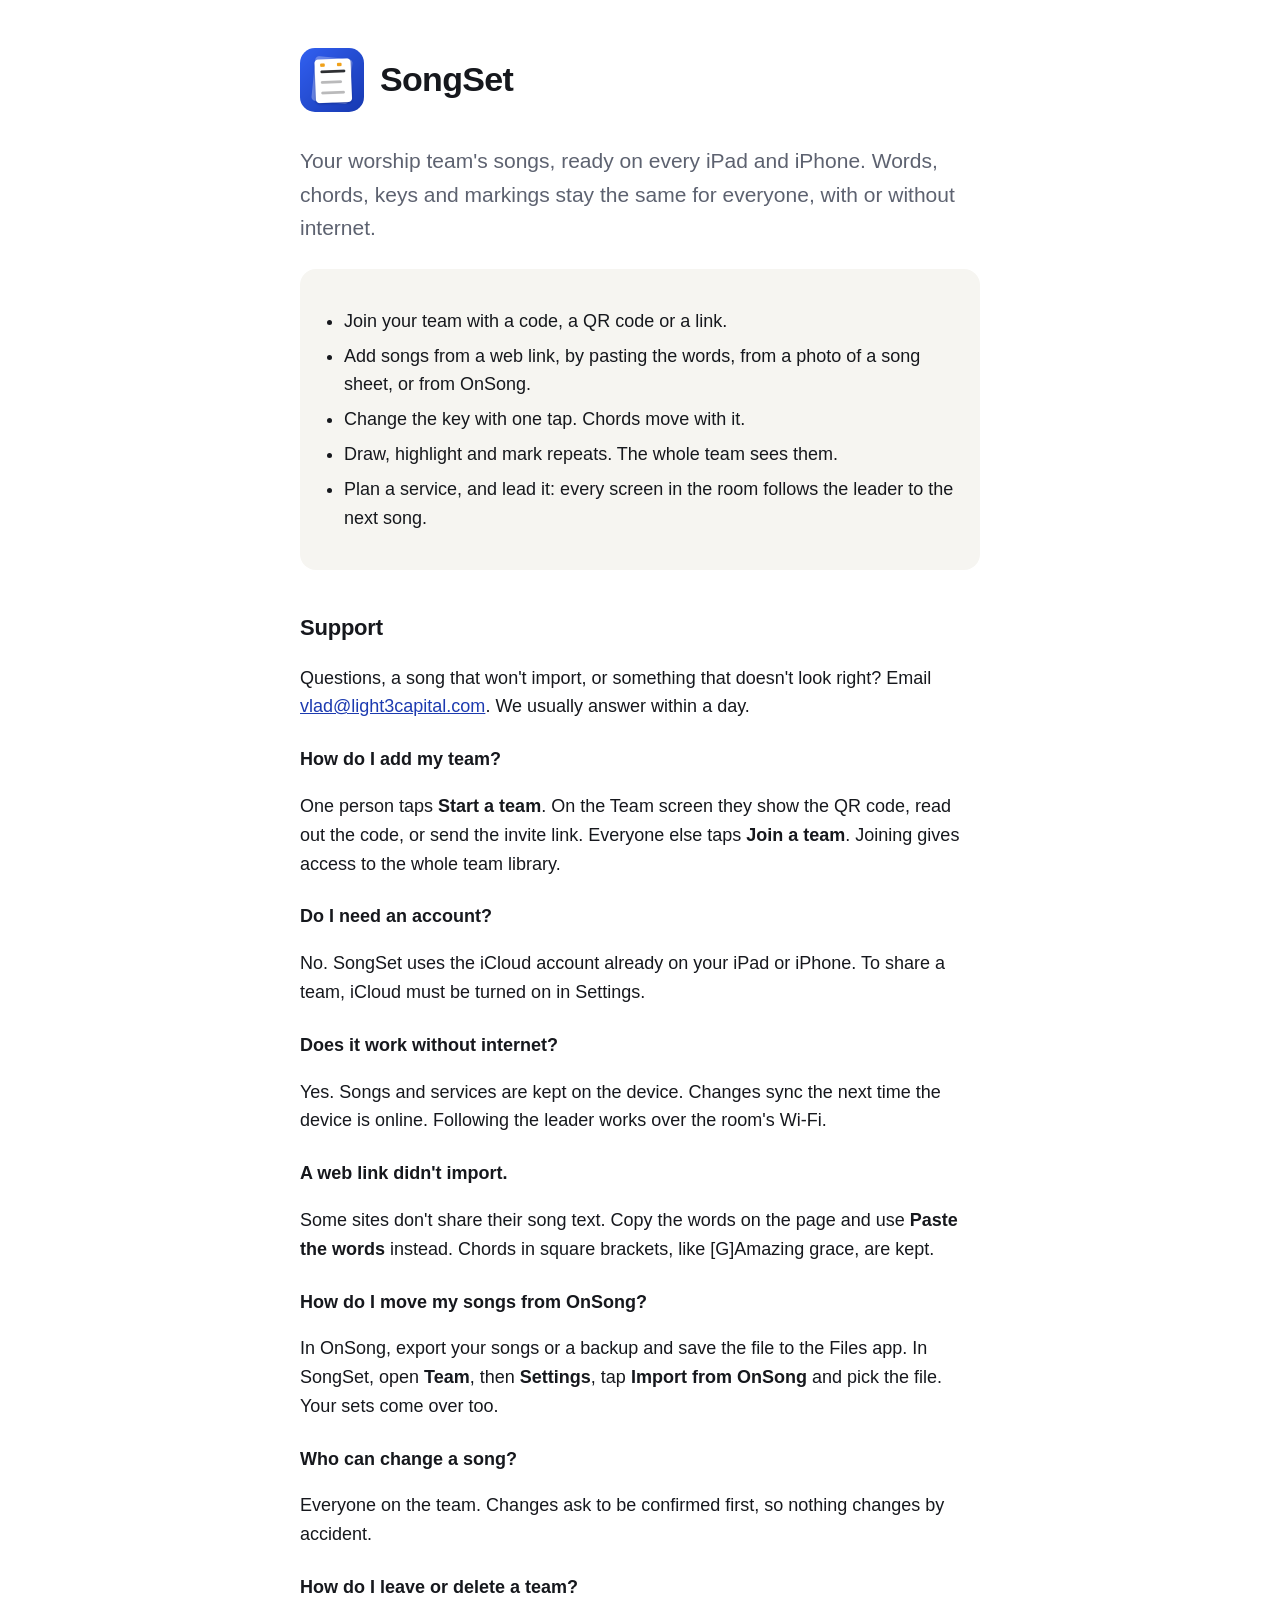
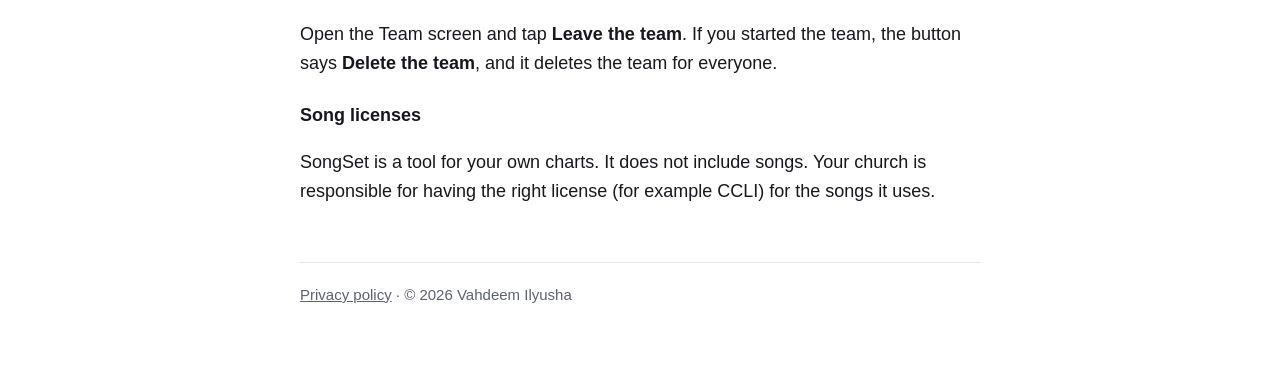
<file: index.html>
<!doctype html>
<html lang="en">
<head>
<meta charset="utf-8">
<meta name="viewport" content="width=device-width, initial-scale=1">
<title>SongSet</title>
<meta name="description" content="SongSet keeps your worship team's song charts, services and markings together on every iPad and iPhone.">
<link rel="icon" href="icon.png">
<link rel="apple-touch-icon" href="icon.png">
<link rel="stylesheet" href="style.css">
</head>
<body>
<main>
  <header>
    <img src="icon.png" alt="">
    <h1>SongSet</h1>
  </header>

  <p class="lead">Your worship team's songs, ready on every iPad and iPhone. Words, chords, keys and markings stay the same for everyone, with or without internet.</p>

  <div class="card">
    <ul>
      <li>Join your team with a code, a QR code or a link.</li>
      <li>Add songs from a web link, by pasting the words, from a photo of a song sheet, or from OnSong.</li>
      <li>Change the key with one tap. Chords move with it.</li>
      <li>Draw, highlight and mark repeats. The whole team sees them.</li>
      <li>Plan a service, and lead it: every screen in the room follows the leader to the next song.</li>
    </ul>
  </div>

  <h2 id="support">Support</h2>
  <p>Questions, a song that won't import, or something that doesn't look right? Email <a href="mailto:vlad@light3capital.com?subject=SongSet">vlad@light3capital.com</a>. We usually answer within a day.</p>

  <h3>How do I add my team?</h3>
  <p>One person taps <strong>Start a team</strong>. On the Team screen they show the QR code, read out the code, or send the invite link. Everyone else taps <strong>Join a team</strong>. Joining gives access to the whole team library.</p>

  <h3>Do I need an account?</h3>
  <p>No. SongSet uses the iCloud account already on your iPad or iPhone. To share a team, iCloud must be turned on in Settings.</p>

  <h3>Does it work without internet?</h3>
  <p>Yes. Songs and services are kept on the device. Changes sync the next time the device is online. Following the leader works over the room's Wi-Fi.</p>

  <h3>A web link didn't import.</h3>
  <p>Some sites don't share their song text. Copy the words on the page and use <strong>Paste the words</strong> instead. Chords in square brackets, like [G]Amazing grace, are kept.</p>

  <h3>How do I move my songs from OnSong?</h3>
  <p>In OnSong, export your songs or a backup and save the file to the Files app. In SongSet, open <strong>Team</strong>, then <strong>Settings</strong>, tap <strong>Import from OnSong</strong> and pick the file. Your sets come over too.</p>

  <h3>Who can change a song?</h3>
  <p>Everyone on the team. Changes ask to be confirmed first, so nothing changes by accident.</p>

  <h3>How do I leave or delete a team?</h3>
  <p>Open the Team screen and tap <strong>Leave the team</strong>. If you started the team, the button says <strong>Delete the team</strong>, and it deletes the team for everyone.</p>

  <h3>Song licenses</h3>
  <p>SongSet is a tool for your own charts. It does not include songs. Your church is responsible for having the right license (for example CCLI) for the songs it uses.</p>

  <footer>
    <a href="privacy.html">Privacy policy</a> · © 2026 Vahdeem Ilyusha
  </footer>
</main>
</body>
</html>
</file>
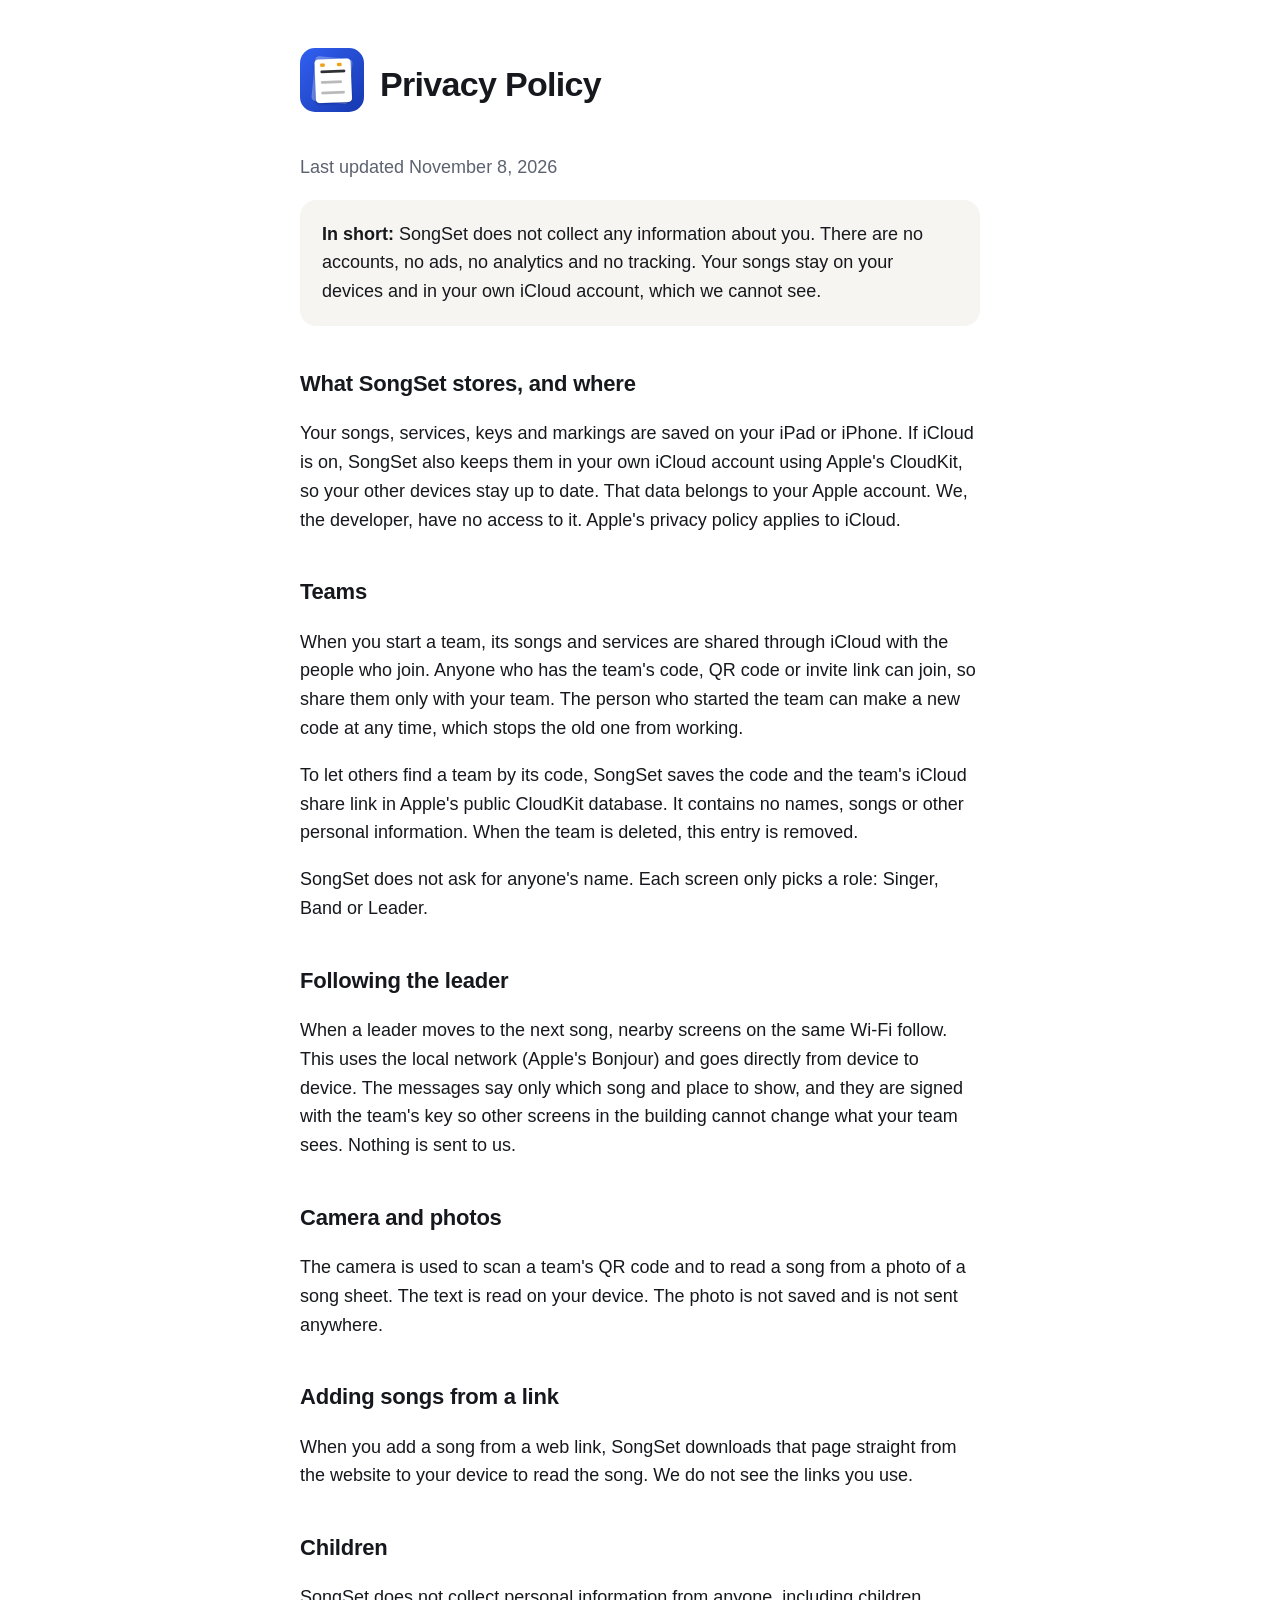
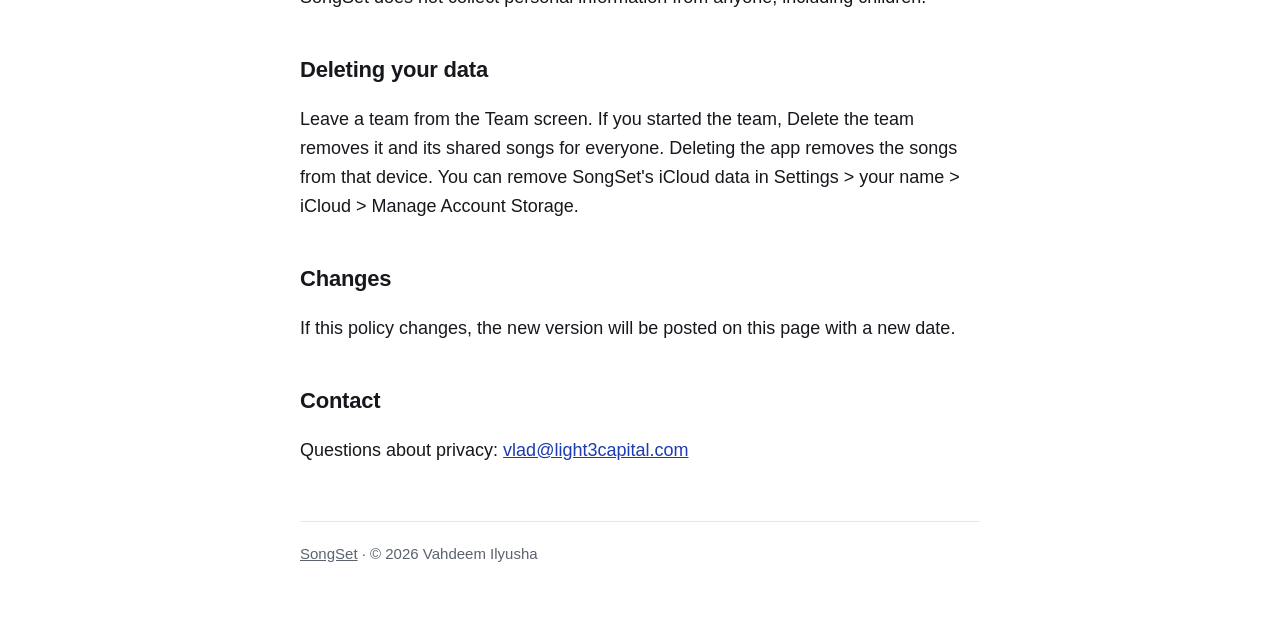
<file: privacy.html>
<!doctype html>
<html lang="en">
<head>
<meta charset="utf-8">
<meta name="viewport" content="width=device-width, initial-scale=1">
<title>SongSet Privacy Policy</title>
<link rel="icon" href="icon.png">
<link rel="stylesheet" href="style.css">
</head>
<body>
<main>
  <header>
    <a href="./"><img src="icon.png" alt="SongSet"></a>
    <h1>Privacy Policy</h1>
  </header>
  <p class="muted">Last updated November 8, 2026</p>

  <div class="card">
    <p><strong>In short:</strong> SongSet does not collect any information about you. There are no accounts, no ads, no analytics and no tracking. Your songs stay on your devices and in your own iCloud account, which we cannot see.</p>
  </div>

  <h2>What SongSet stores, and where</h2>
  <p>Your songs, services, keys and markings are saved on your iPad or iPhone. If iCloud is on, SongSet also keeps them in your own iCloud account using Apple's CloudKit, so your other devices stay up to date. That data belongs to your Apple account. We, the developer, have no access to it. Apple's privacy policy applies to iCloud.</p>

  <h2>Teams</h2>
  <p>When you start a team, its songs and services are shared through iCloud with the people who join. Anyone who has the team's code, QR code or invite link can join, so share them only with your team. The person who started the team can make a new code at any time, which stops the old one from working.</p>
  <p>To let others find a team by its code, SongSet saves the code and the team's iCloud share link in Apple's public CloudKit database. It contains no names, songs or other personal information. When the team is deleted, this entry is removed.</p>
  <p>SongSet does not ask for anyone's name. Each screen only picks a role: Singer, Band or Leader.</p>

  <h2>Following the leader</h2>
  <p>When a leader moves to the next song, nearby screens on the same Wi-Fi follow. This uses the local network (Apple's Bonjour) and goes directly from device to device. The messages say only which song and place to show, and they are signed with the team's key so other screens in the building cannot change what your team sees. Nothing is sent to us.</p>

  <h2>Camera and photos</h2>
  <p>The camera is used to scan a team's QR code and to read a song from a photo of a song sheet. The text is read on your device. The photo is not saved and is not sent anywhere.</p>

  <h2>Adding songs from a link</h2>
  <p>When you add a song from a web link, SongSet downloads that page straight from the website to your device to read the song. We do not see the links you use.</p>

  <h2>Children</h2>
  <p>SongSet does not collect personal information from anyone, including children.</p>

  <h2>Deleting your data</h2>
  <p>Leave a team from the Team screen. If you started the team, Delete the team removes it and its shared songs for everyone. Deleting the app removes the songs from that device. You can remove SongSet's iCloud data in Settings &gt; your name &gt; iCloud &gt; Manage Account Storage.</p>

  <h2>Changes</h2>
  <p>If this policy changes, the new version will be posted on this page with a new date.</p>

  <h2>Contact</h2>
  <p>Questions about privacy: <a href="mailto:vlad@light3capital.com?subject=SongSet%20privacy">vlad@light3capital.com</a></p>

  <footer>
    <a href="./">SongSet</a> · © 2026 Vahdeem Ilyusha
  </footer>
</main>
</body>
</html>
</file>
<file: style.css>
:root {
  --bg: #ffffff;
  --text: #16181d;
  --muted: #5d6270;
  --line: #e6e7eb;
  --card: #f6f5f1;
  --accent: #2549d6;
  --accent-text: #1d3bb0;
}
@media (prefers-color-scheme: dark) {
  :root {
    --bg: #111317;
    --text: #f2f3f5;
    --muted: #a3a8b4;
    --line: #2a2d34;
    --card: #1b1e24;
    --accent: #4a6cf0;
    --accent-text: #a9b8ff;
  }
}
* { box-sizing: border-box; }
html { -webkit-text-size-adjust: 100%; }
body {
  margin: 0;
  background: var(--bg);
  color: var(--text);
  font: 18px/1.6 -apple-system, BlinkMacSystemFont, "SF Pro Text", "Segoe UI", Roboto, sans-serif;
}
main { max-width: 720px; margin: 0 auto; padding: 48px 20px 72px; }
header { display: flex; align-items: center; gap: 16px; margin-bottom: 32px; }
header img { width: 64px; height: 64px; border-radius: 15px; }
header a { color: inherit; text-decoration: none; }
h1 { font-size: 34px; line-height: 1.15; margin: 0; letter-spacing: -0.02em; }
h2 { font-size: 22px; margin: 40px 0 8px; letter-spacing: -0.01em; }
h3 { font-size: 18px; margin: 24px 0 4px; }
p, li { color: var(--text); }
.lead { font-size: 21px; color: var(--muted); margin: 0 0 24px; }
.muted { color: var(--muted); }
a { color: var(--accent-text); }
.card { background: var(--card); border-radius: 16px; padding: 20px 22px; margin: 16px 0; }
.card p:first-child { margin-top: 0; }
.card p:last-child { margin-bottom: 0; }
ul { padding-left: 22px; }
li { margin: 6px 0; }
.button {
  display: inline-block; background: var(--accent); color: #fff; text-decoration: none;
  font-weight: 600; padding: 12px 20px; border-radius: 12px;
}
footer { border-top: 1px solid var(--line); margin-top: 56px; padding-top: 20px; font-size: 15px; color: var(--muted); }
footer a { color: var(--muted); }
</file>
